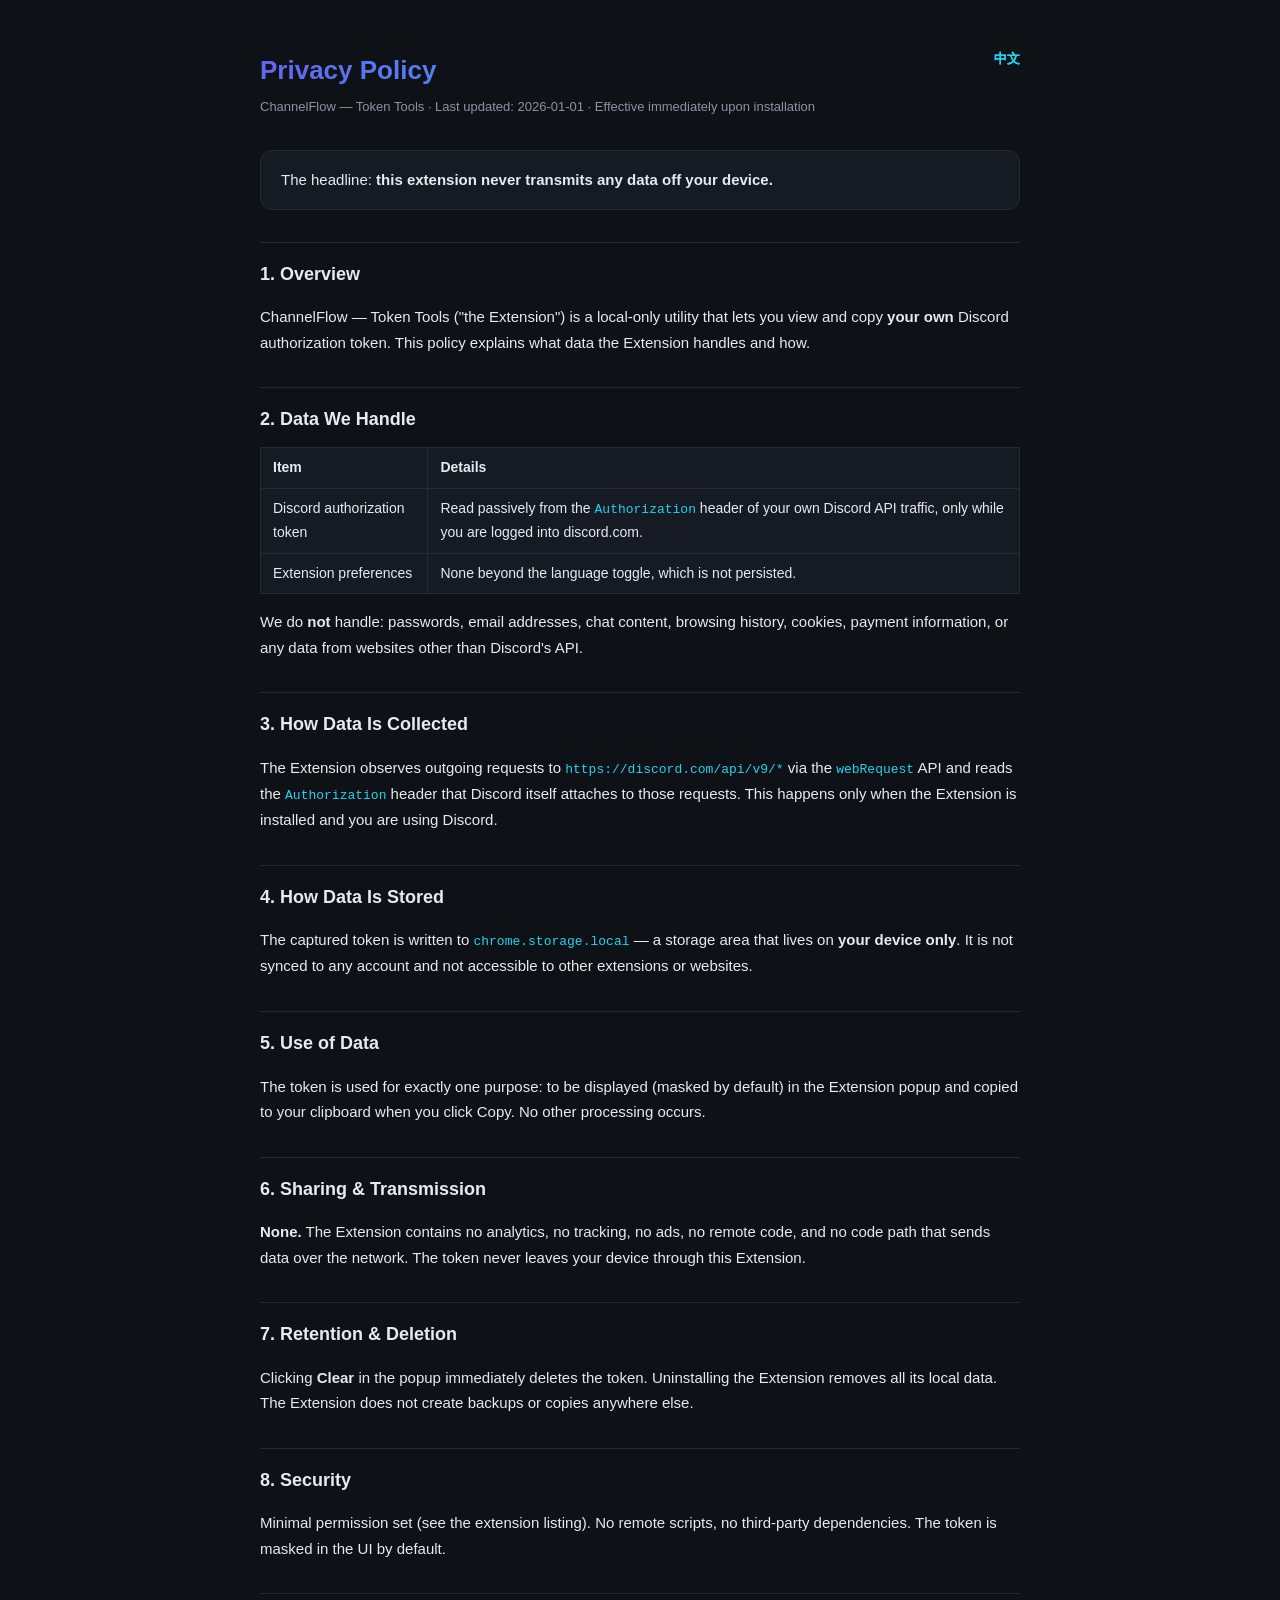
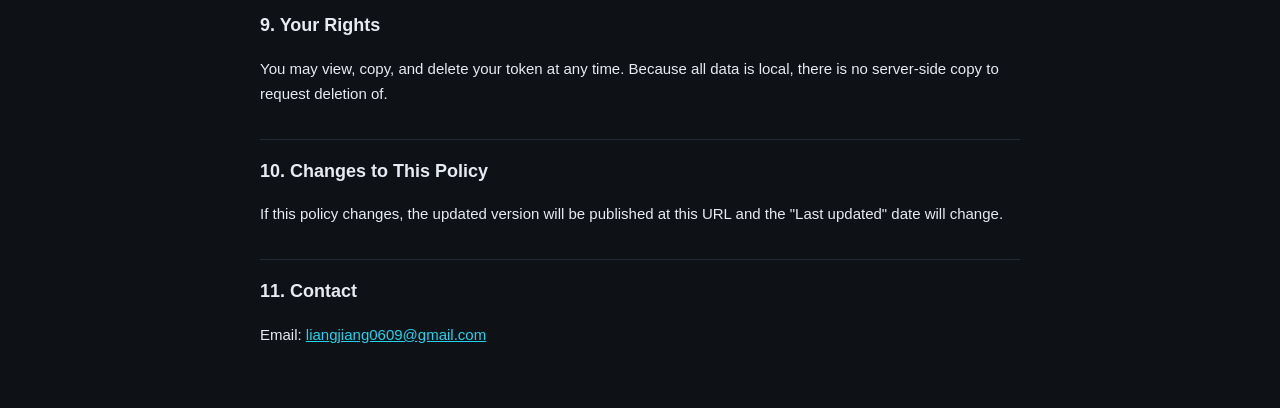
<file: docs/index.html>
<!DOCTYPE html>
<html lang="en">
<head>
  <meta charset="utf-8">
  <meta name="viewport" content="width=device-width, initial-scale=1">
  <title>Privacy Policy — ChannelFlow — Token Tools</title>
  <style>
    :root {
      --bg: #0e1116; --panel: #161a23; --border: #242a38;
      --text: #e7eaf2; --muted: #8b93a7;
      --accent-a: #6366f1; --accent-b: #22d3ee;
    }
    * { box-sizing: border-box; }
    body {
      margin: 0; background: var(--bg); color: var(--text);
      font: 15px/1.7 -apple-system, "Segoe UI", Roboto, "Helvetica Neue",
        Arial, "PingFang SC", "Microsoft YaHei", sans-serif;
      padding: 48px 20px;
    }
    .wrap { max-width: 760px; margin: 0 auto; }
    h1 {
      font-size: 26px; margin: 0 0 4px;
      background: linear-gradient(90deg, var(--accent-a), var(--accent-b));
      -webkit-background-clip: text; background-clip: text; color: transparent;
    }
    .sub { color: var(--muted); font-size: 13px; margin: 0 0 32px; }
    h2 { font-size: 18px; margin: 32px 0 10px; padding-top: 16px; border-top: 1px solid var(--border); }
    p { color: var(--text); }
    a { color: var(--accent-b); }
    code { font-family: ui-monospace, Menlo, Consolas, monospace; font-size: 13px; color: var(--accent-b); }
    table { width: 100%; border-collapse: collapse; margin: 12px 0; }
    th, td { border: 1px solid var(--border); padding: 8px 12px; text-align: left; font-size: 14px; }
    th { background: var(--panel); }
    td { background: var(--panel); }
    .card { background: var(--panel); border: 1px solid var(--border); border-radius: 12px; padding: 16px 20px; }
  </style>
</head>
<body>
  <div class="wrap">
    <h1>Privacy Policy <a href="index.zh-CN.html" style="float:right;font-size:13px;text-decoration:none;font-weight:600">中文</a></h1>
    <p class="sub">ChannelFlow — Token Tools · Last updated: 2026-01-01 · Effective immediately upon installation</p>

    <div class="card">
      The headline: <strong>this extension never transmits any data off your device.</strong>
    </div>

    <h2>1. Overview</h2>
    <p>ChannelFlow — Token Tools ("the Extension") is a local-only utility that lets you
    view and copy <strong>your own</strong> Discord authorization token. This policy explains
    what data the Extension handles and how.</p>

    <h2>2. Data We Handle</h2>
    <table>
      <tr><th>Item</th><th>Details</th></tr>
      <tr><td>Discord authorization token</td><td>Read passively from the <code>Authorization</code> header of your own Discord API traffic, only while you are logged into discord.com.</td></tr>
      <tr><td>Extension preferences</td><td>None beyond the language toggle, which is not persisted.</td></tr>
    </table>
    <p>We do <strong>not</strong> handle: passwords, email addresses, chat content, browsing history,
    cookies, payment information, or any data from websites other than Discord's API.</p>

    <h2>3. How Data Is Collected</h2>
    <p>The Extension observes outgoing requests to <code>https://discord.com/api/v9/*</code> via the
    <code>webRequest</code> API and reads the <code>Authorization</code> header that Discord itself
    attaches to those requests. This happens only when the Extension is installed and you are using Discord.</p>

    <h2>4. How Data Is Stored</h2>
    <p>The captured token is written to <code>chrome.storage.local</code> — a storage area that lives on
    <strong>your device only</strong>. It is not synced to any account and not accessible to other
    extensions or websites.</p>

    <h2>5. Use of Data</h2>
    <p>The token is used for exactly one purpose: to be displayed (masked by default) in the Extension
    popup and copied to your clipboard when you click Copy. No other processing occurs.</p>

    <h2>6. Sharing &amp; Transmission</h2>
    <p><strong>None.</strong> The Extension contains no analytics, no tracking, no ads, no remote code,
    and no code path that sends data over the network. The token never leaves your device through this
    Extension.</p>

    <h2>7. Retention &amp; Deletion</h2>
    <p>Clicking <strong>Clear</strong> in the popup immediately deletes the token. Uninstalling the
    Extension removes all its local data. The Extension does not create backups or copies anywhere else.</p>

    <h2>8. Security</h2>
    <p>Minimal permission set (see the extension listing). No remote scripts, no third-party dependencies.
    The token is masked in the UI by default.</p>

    <h2>9. Your Rights</h2>
    <p>You may view, copy, and delete your token at any time. Because all data is local, there is no
    server-side copy to request deletion of.</p>

    <h2>10. Changes to This Policy</h2>
    <p>If this policy changes, the updated version will be published at this URL and the "Last updated"
    date will change.</p>

    <h2>11. Contact</h2>
    <p>Email: <a href="mailto:liangjiang0609@gmail.com">liangjiang0609@gmail.com</a></p>
  </div>
</body>
</html>
</file>
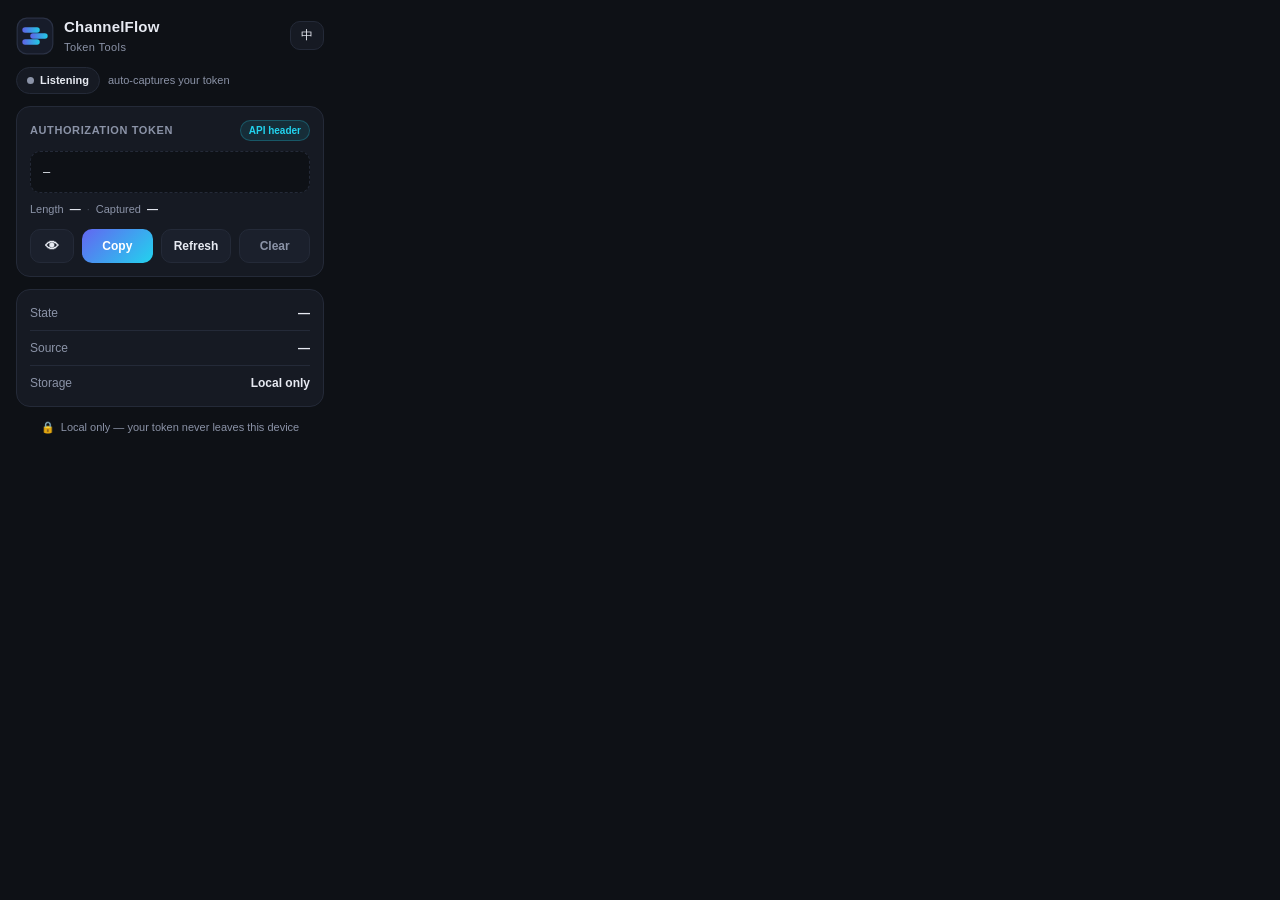
<file: popup.html>
<!DOCTYPE html>
<html lang="en">
<head>
  <meta charset="utf-8">
  <meta name="viewport" content="width=device-width, initial-scale=1">
  <title>ChannelFlow — Token Tools</title>
  <link rel="stylesheet" href="popup.css">
</head>
<body>
  <main class="app">

    <!-- Header -->
    <header class="header">
      <div class="brand">
        <svg class="logo" viewBox="0 0 48 48" aria-hidden="true">
          <defs>
            <linearGradient id="barGrad" x1="0" y1="0" x2="1" y2="0">
              <stop offset="0" stop-color="#6366f1"/>
              <stop offset="1" stop-color="#22d3ee"/>
            </linearGradient>
          </defs>
          <rect class="logo-bg" x="1.5" y="1.5" width="45" height="45" rx="12"/>
          <rect class="logo-bar" x="8"  y="13" width="22" height="7" rx="3.5" fill="url(#barGrad)"/>
          <rect class="logo-bar" x="18" y="20.5" width="22" height="7" rx="3.5" fill="url(#barGrad)"/>
          <rect class="logo-bar" x="8"  y="28" width="22" height="7" rx="3.5" fill="url(#barGrad)"/>
        </svg>
        <div class="brand-text">
          <h1>ChannelFlow</h1>
          <p data-i18n="subtitle">Token Tools</p>
        </div>
      </div>
      <button id="langBtn" class="lang-btn" title="Switch language">中</button>
    </header>

    <!-- Live status pill -->
    <section class="status-row">
      <div class="status-pill" id="statusPill">
        <span class="dot" id="statusDot"></span>
        <span id="statusText" data-i18n="statusListening">Listening</span>
      </div>
      <span class="status-hint" id="statusHint" data-i18n="statusHint">auto-captures your token</span>
    </section>

    <!-- Token card -->
    <section class="card token-card">
      <div class="card-head">
        <span class="label" data-i18n="tokenLabel">Authorization Token</span>
        <span class="badge" data-i18n="sourceBadge">API header</span>
      </div>

      <div class="token-box" id="tokenBox">
        <code class="token-value" id="tokenValue">—</code>
      </div>

      <div class="meta">
        <span data-i18n="length">Length</span>
        <b id="tokenLength">—</b>
        <span class="meta-sep">·</span>
        <span data-i18n="captured">Captured</span>
        <b id="capturedAt">—</b>
      </div>

      <div class="actions">
        <button id="revealBtn" class="btn icon-btn" title="Reveal">👁</button>
        <button id="copyBtn" class="btn primary" data-i18n="copy">Copy</button>
        <button id="refreshBtn" class="btn" data-i18n="refresh">Refresh</button>
        <button id="clearBtn" class="btn ghost" data-i18n="clear">Clear</button>
      </div>
    </section>

    <!-- Detail rows -->
    <section class="card info-card">
      <div class="info-row">
        <span data-i18n="rowState">State</span>
        <b id="rowState">—</b>
      </div>
      <div class="info-row">
        <span data-i18n="rowSource">Source</span>
        <b id="rowSource">—</b>
      </div>
      <div class="info-row">
        <span data-i18n="rowStorage">Storage</span>
        <b data-i18n="rowStorageValue">Local only</b>
      </div>
    </section>

    <!-- Footer -->
    <footer class="footer">
      <span>🔒</span>
      <span data-i18n="footer">Local only — your token never leaves this device</span>
    </footer>

    <!-- Toast -->
    <div id="toast" class="toast" role="status"></div>
  </main>

  <script src="popup.js"></script>
</body>
</html>
</file>
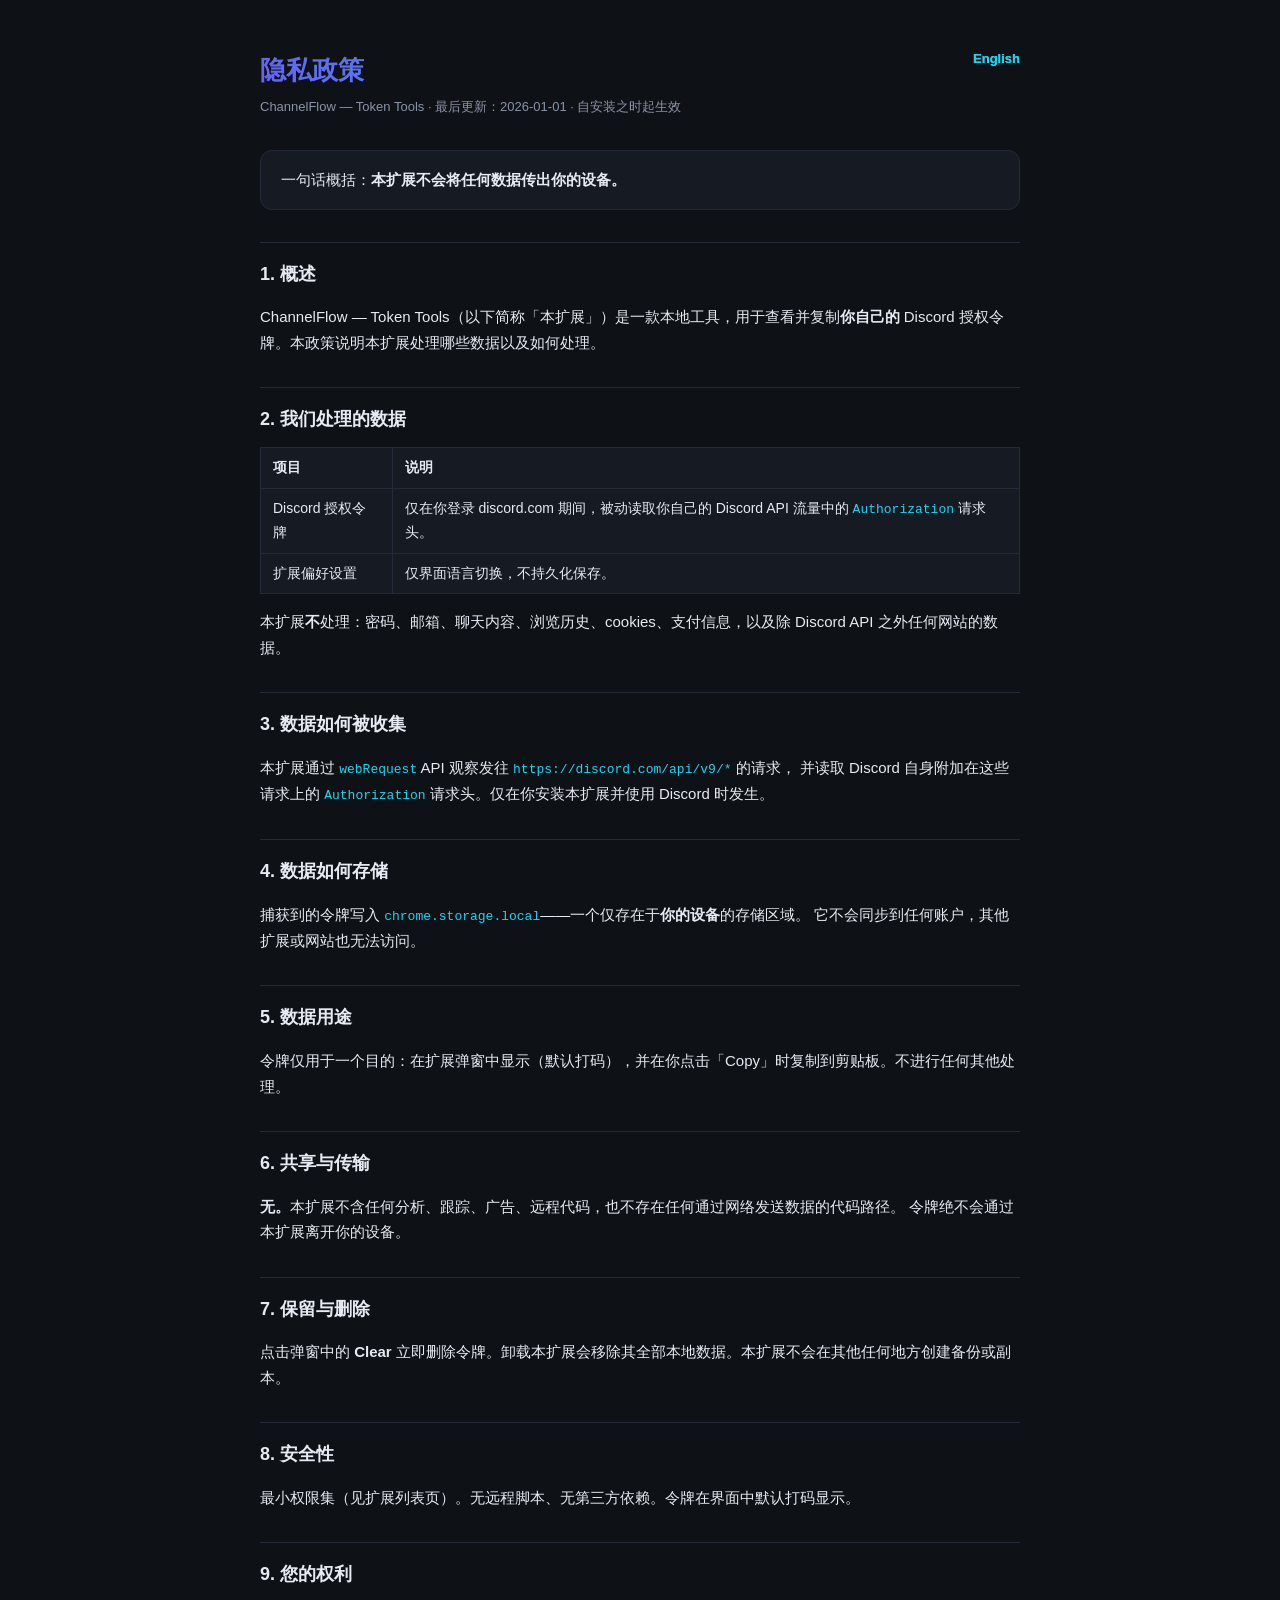
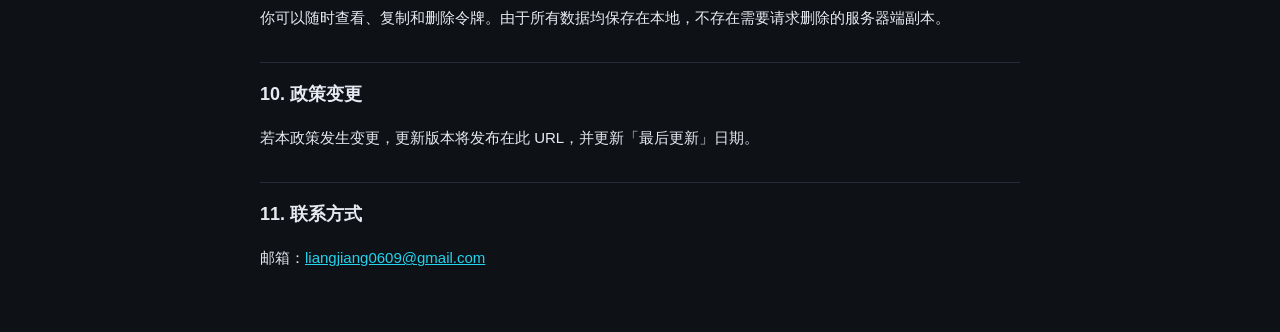
<file: docs/index.zh-CN.html>
<!DOCTYPE html>
<html lang="zh-CN">
<head>
  <meta charset="utf-8">
  <meta name="viewport" content="width=device-width, initial-scale=1">
  <title>隐私政策 — ChannelFlow — Token Tools</title>
  <style>
    :root {
      --bg: #0e1116; --panel: #161a23; --border: #242a38;
      --text: #e7eaf2; --muted: #8b93a7;
      --accent-a: #6366f1; --accent-b: #22d3ee;
    }
    * { box-sizing: border-box; }
    body {
      margin: 0; background: var(--bg); color: var(--text);
      font: 15px/1.7 -apple-system, "Segoe UI", Roboto, "Helvetica Neue",
        Arial, "PingFang SC", "Microsoft YaHei", sans-serif;
      padding: 48px 20px;
    }
    .wrap { max-width: 760px; margin: 0 auto; }
    h1 {
      font-size: 26px; margin: 0 0 4px;
      background: linear-gradient(90deg, var(--accent-a), var(--accent-b));
      -webkit-background-clip: text; background-clip: text; color: transparent;
    }
    .sub { color: var(--muted); font-size: 13px; margin: 0 0 32px; }
    h2 { font-size: 18px; margin: 32px 0 10px; padding-top: 16px; border-top: 1px solid var(--border); }
    p { color: var(--text); }
    a { color: var(--accent-b); }
    code { font-family: ui-monospace, Menlo, Consolas, monospace; font-size: 13px; color: var(--accent-b); }
    table { width: 100%; border-collapse: collapse; margin: 12px 0; }
    th, td { border: 1px solid var(--border); padding: 8px 12px; text-align: left; font-size: 14px; }
    th { background: var(--panel); }
    td { background: var(--panel); }
    .card { background: var(--panel); border: 1px solid var(--border); border-radius: 12px; padding: 16px 20px; }
  </style>
</head>
<body>
  <div class="wrap">
    <h1>隐私政策 <a href="index.html" style="float:right;font-size:13px;text-decoration:none;font-weight:600">English</a></h1>
    <p class="sub">ChannelFlow — Token Tools · 最后更新：2026-01-01 · 自安装之时起生效</p>

    <div class="card">
      一句话概括：<strong>本扩展不会将任何数据传出你的设备。</strong>
    </div>

    <h2>1. 概述</h2>
    <p>ChannelFlow — Token Tools（以下简称「本扩展」）是一款本地工具，用于查看并复制<strong>你自己的</strong>
    Discord 授权令牌。本政策说明本扩展处理哪些数据以及如何处理。</p>

    <h2>2. 我们处理的数据</h2>
    <table>
      <tr><th>项目</th><th>说明</th></tr>
      <tr><td>Discord 授权令牌</td><td>仅在你登录 discord.com 期间，被动读取你自己的 Discord API 流量中的 <code>Authorization</code> 请求头。</td></tr>
      <tr><td>扩展偏好设置</td><td>仅界面语言切换，不持久化保存。</td></tr>
    </table>
    <p>本扩展<strong>不</strong>处理：密码、邮箱、聊天内容、浏览历史、cookies、支付信息，以及除 Discord API 之外任何网站的数据。</p>

    <h2>3. 数据如何被收集</h2>
    <p>本扩展通过 <code>webRequest</code> API 观察发往 <code>https://discord.com/api/v9/*</code> 的请求，
    并读取 Discord 自身附加在这些请求上的 <code>Authorization</code> 请求头。仅在你安装本扩展并使用 Discord 时发生。</p>

    <h2>4. 数据如何存储</h2>
    <p>捕获到的令牌写入 <code>chrome.storage.local</code>——一个仅存在于<strong>你的设备</strong>的存储区域。
    它不会同步到任何账户，其他扩展或网站也无法访问。</p>

    <h2>5. 数据用途</h2>
    <p>令牌仅用于一个目的：在扩展弹窗中显示（默认打码），并在你点击「Copy」时复制到剪贴板。不进行任何其他处理。</p>

    <h2>6. 共享与传输</h2>
    <p><strong>无。</strong>本扩展不含任何分析、跟踪、广告、远程代码，也不存在任何通过网络发送数据的代码路径。
    令牌绝不会通过本扩展离开你的设备。</p>

    <h2>7. 保留与删除</h2>
    <p>点击弹窗中的 <strong>Clear</strong> 立即删除令牌。卸载本扩展会移除其全部本地数据。本扩展不会在其他任何地方创建备份或副本。</p>

    <h2>8. 安全性</h2>
    <p>最小权限集（见扩展列表页）。无远程脚本、无第三方依赖。令牌在界面中默认打码显示。</p>

    <h2>9. 您的权利</h2>
    <p>你可以随时查看、复制和删除令牌。由于所有数据均保存在本地，不存在需要请求删除的服务器端副本。</p>

    <h2>10. 政策变更</h2>
    <p>若本政策发生变更，更新版本将发布在此 URL，并更新「最后更新」日期。</p>

    <h2>11. 联系方式</h2>
    <p>邮箱：<a href="mailto:liangjiang0609@gmail.com">liangjiang0609@gmail.com</a></p>
  </div>
</body>
</html>
</file>
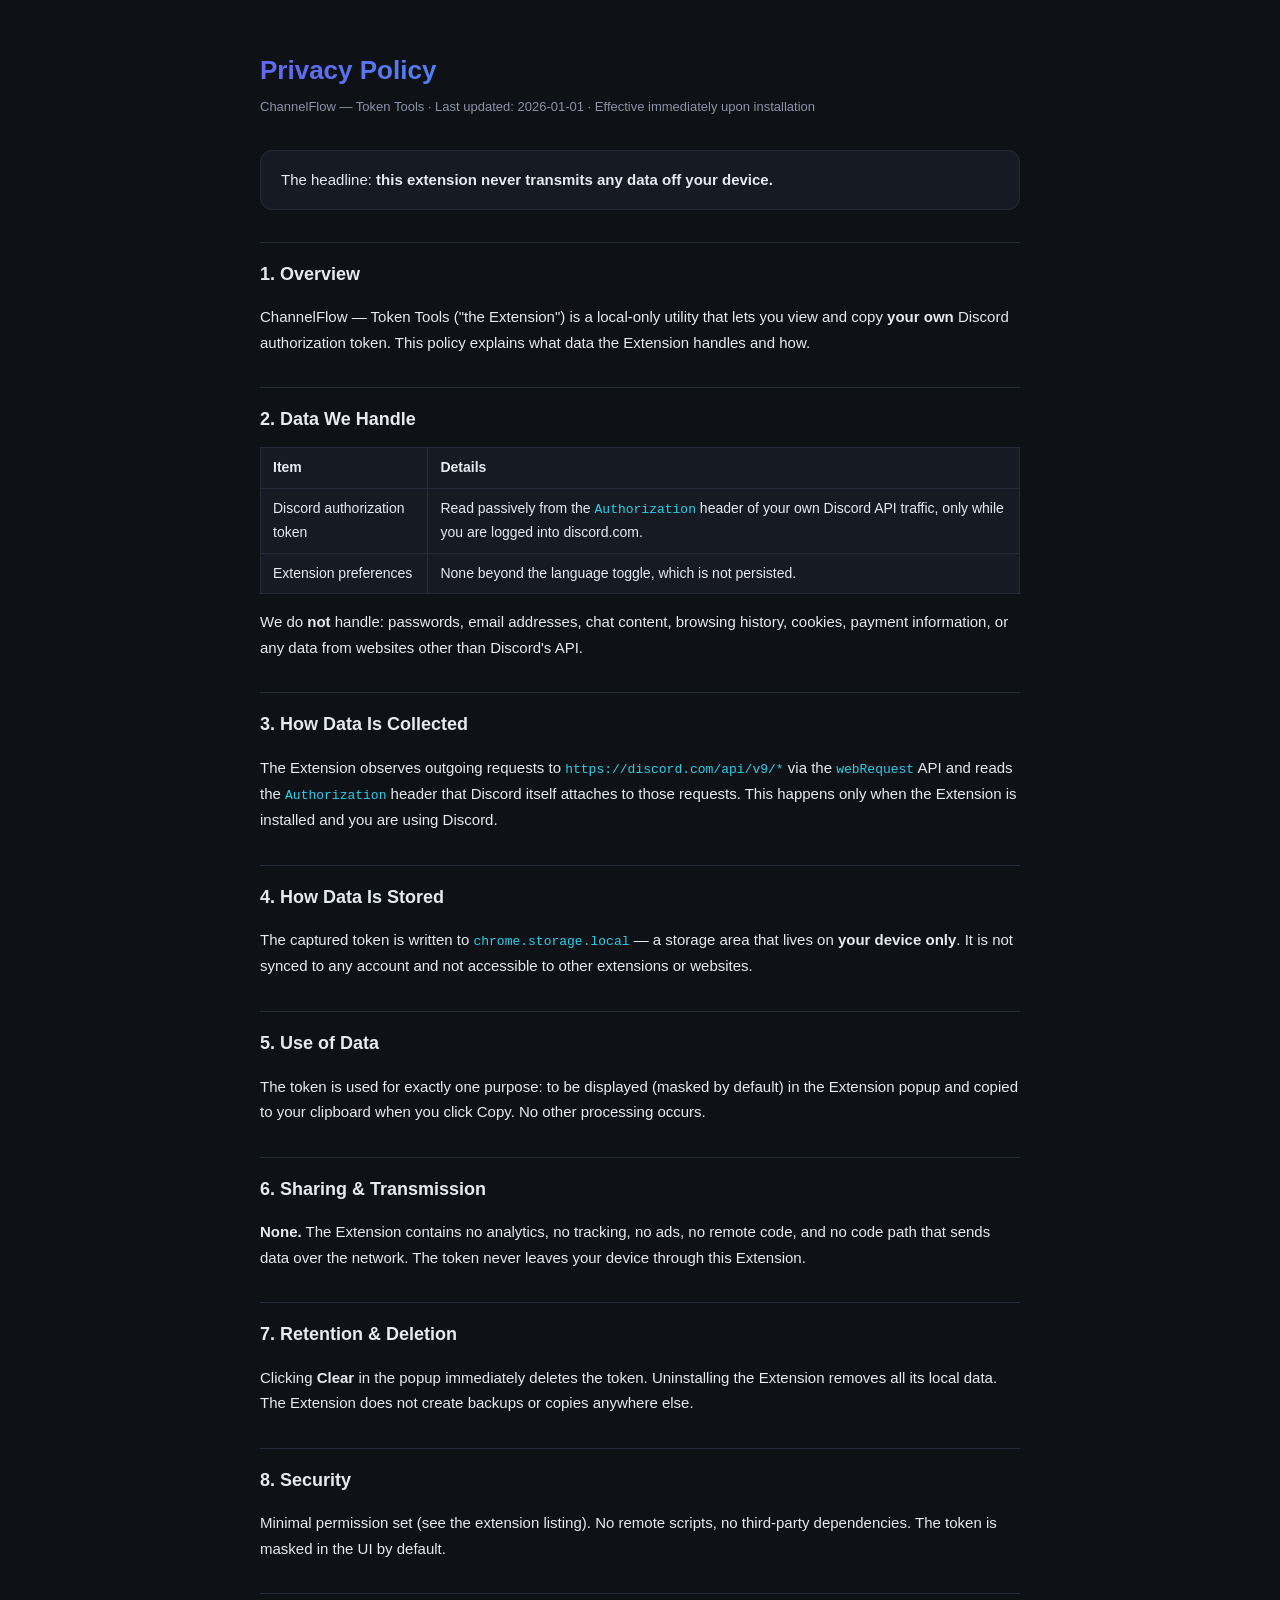
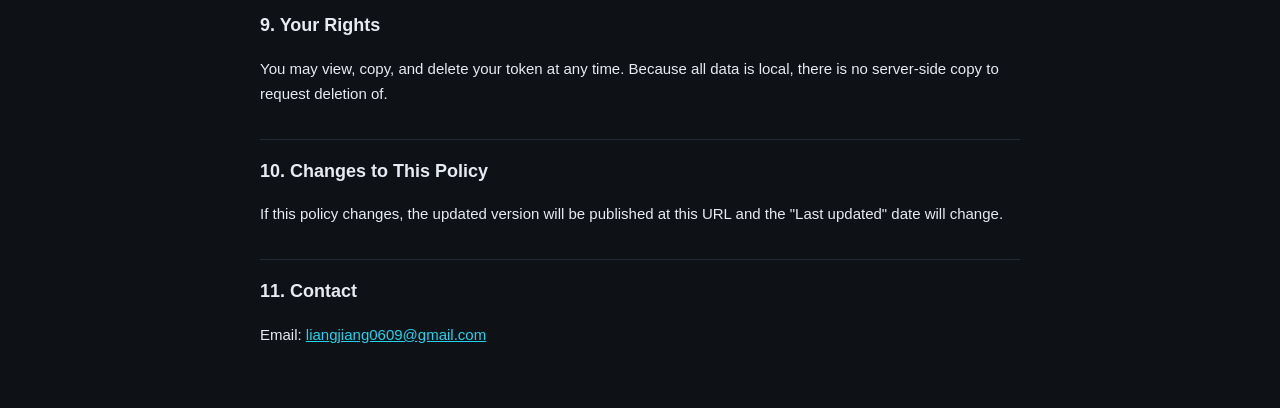
<file: store/privacy-policy.html>
<!DOCTYPE html>
<html lang="en">
<head>
  <meta charset="utf-8">
  <meta name="viewport" content="width=device-width, initial-scale=1">
  <title>Privacy Policy — ChannelFlow — Token Tools</title>
  <style>
    :root {
      --bg: #0e1116; --panel: #161a23; --border: #242a38;
      --text: #e7eaf2; --muted: #8b93a7;
      --accent-a: #6366f1; --accent-b: #22d3ee;
    }
    * { box-sizing: border-box; }
    body {
      margin: 0; background: var(--bg); color: var(--text);
      font: 15px/1.7 -apple-system, "Segoe UI", Roboto, "Helvetica Neue",
        Arial, "PingFang SC", "Microsoft YaHei", sans-serif;
      padding: 48px 20px;
    }
    .wrap { max-width: 760px; margin: 0 auto; }
    h1 {
      font-size: 26px; margin: 0 0 4px;
      background: linear-gradient(90deg, var(--accent-a), var(--accent-b));
      -webkit-background-clip: text; background-clip: text; color: transparent;
    }
    .sub { color: var(--muted); font-size: 13px; margin: 0 0 32px; }
    h2 { font-size: 18px; margin: 32px 0 10px; padding-top: 16px; border-top: 1px solid var(--border); }
    p { color: var(--text); }
    a { color: var(--accent-b); }
    code { font-family: ui-monospace, Menlo, Consolas, monospace; font-size: 13px; color: var(--accent-b); }
    table { width: 100%; border-collapse: collapse; margin: 12px 0; }
    th, td { border: 1px solid var(--border); padding: 8px 12px; text-align: left; font-size: 14px; }
    th { background: var(--panel); }
    td { background: var(--panel); }
    .card { background: var(--panel); border: 1px solid var(--border); border-radius: 12px; padding: 16px 20px; }
  </style>
</head>
<body>
  <div class="wrap">
    <h1>Privacy Policy</h1>
    <p class="sub">ChannelFlow — Token Tools · Last updated: 2026-01-01 · Effective immediately upon installation</p>

    <div class="card">
      The headline: <strong>this extension never transmits any data off your device.</strong>
    </div>

    <h2>1. Overview</h2>
    <p>ChannelFlow — Token Tools ("the Extension") is a local-only utility that lets you
    view and copy <strong>your own</strong> Discord authorization token. This policy explains
    what data the Extension handles and how.</p>

    <h2>2. Data We Handle</h2>
    <table>
      <tr><th>Item</th><th>Details</th></tr>
      <tr><td>Discord authorization token</td><td>Read passively from the <code>Authorization</code> header of your own Discord API traffic, only while you are logged into discord.com.</td></tr>
      <tr><td>Extension preferences</td><td>None beyond the language toggle, which is not persisted.</td></tr>
    </table>
    <p>We do <strong>not</strong> handle: passwords, email addresses, chat content, browsing history,
    cookies, payment information, or any data from websites other than Discord's API.</p>

    <h2>3. How Data Is Collected</h2>
    <p>The Extension observes outgoing requests to <code>https://discord.com/api/v9/*</code> via the
    <code>webRequest</code> API and reads the <code>Authorization</code> header that Discord itself
    attaches to those requests. This happens only when the Extension is installed and you are using Discord.</p>

    <h2>4. How Data Is Stored</h2>
    <p>The captured token is written to <code>chrome.storage.local</code> — a storage area that lives on
    <strong>your device only</strong>. It is not synced to any account and not accessible to other
    extensions or websites.</p>

    <h2>5. Use of Data</h2>
    <p>The token is used for exactly one purpose: to be displayed (masked by default) in the Extension
    popup and copied to your clipboard when you click Copy. No other processing occurs.</p>

    <h2>6. Sharing &amp; Transmission</h2>
    <p><strong>None.</strong> The Extension contains no analytics, no tracking, no ads, no remote code,
    and no code path that sends data over the network. The token never leaves your device through this
    Extension.</p>

    <h2>7. Retention &amp; Deletion</h2>
    <p>Clicking <strong>Clear</strong> in the popup immediately deletes the token. Uninstalling the
    Extension removes all its local data. The Extension does not create backups or copies anywhere else.</p>

    <h2>8. Security</h2>
    <p>Minimal permission set (see the extension listing). No remote scripts, no third-party dependencies.
    The token is masked in the UI by default.</p>

    <h2>9. Your Rights</h2>
    <p>You may view, copy, and delete your token at any time. Because all data is local, there is no
    server-side copy to request deletion of.</p>

    <h2>10. Changes to This Policy</h2>
    <p>If this policy changes, the updated version will be published at this URL and the "Last updated"
    date will change.</p>

    <h2>11. Contact</h2>
    <p>Email: <a href="mailto:liangjiang0609@gmail.com">liangjiang0609@gmail.com</a></p>
  </div>
</body>
</html>
</file>
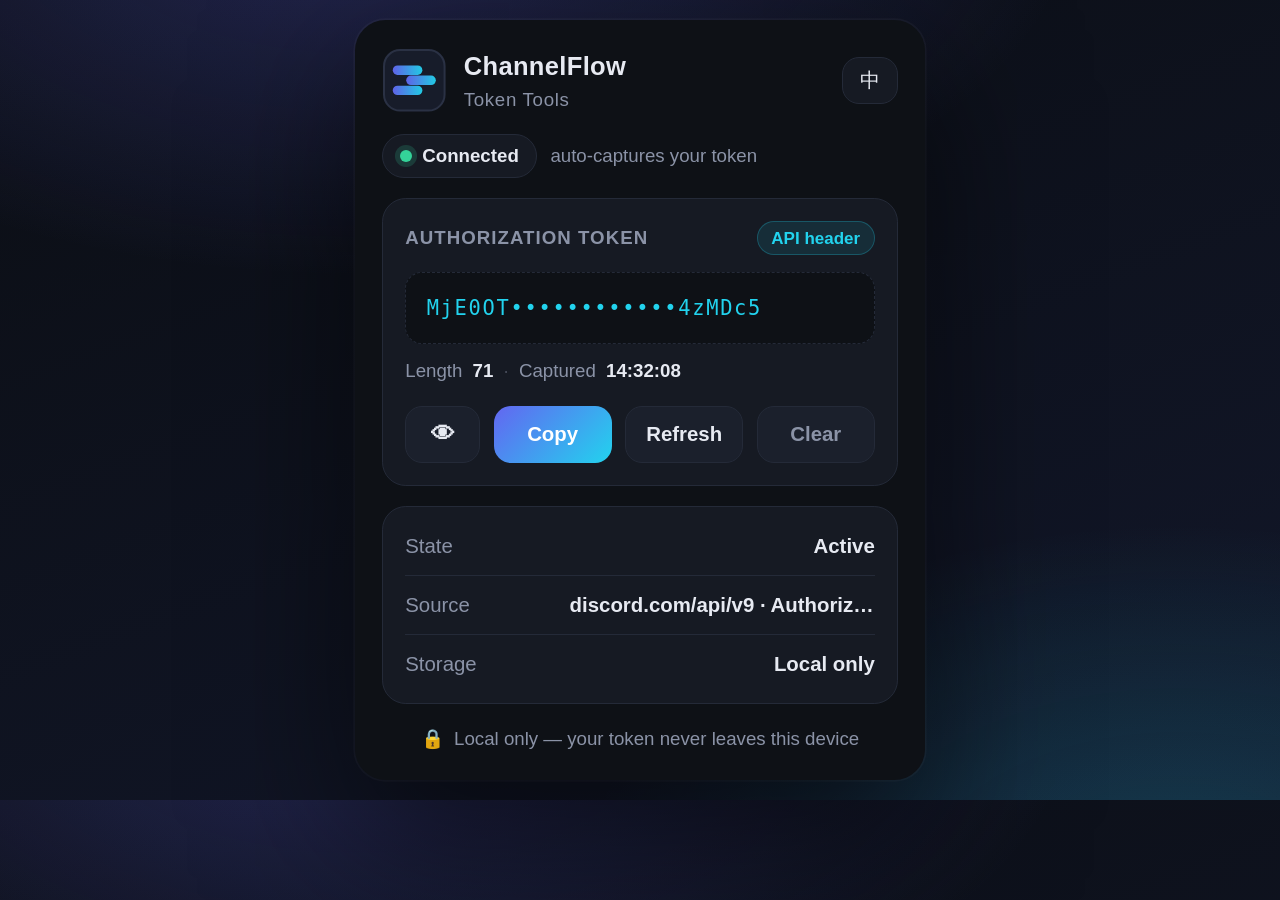
<file: store/screenshot-connected.html>
<!DOCTYPE html>
<html lang="en">
<head>
  <meta charset="utf-8">
  <title>ChannelFlow — Token Tools · Screenshot (connected)</title>
  <link rel="stylesheet" href="../popup.css">
  <style>
    html, body { margin: 0; padding: 0; }
    body {
      width: 1280px;
      height: 800px;
      background:
        radial-gradient(1200px 620px at 28% -12%, rgba(99, 102, 241, 0.28), transparent 60%),
        radial-gradient(1000px 620px at 92% 112%, rgba(34, 211, 238, 0.20), transparent 60%),
        linear-gradient(160deg, #0b0e14, #12172a);
      display: flex;
      align-items: center;
      justify-content: center;
    }
    .stage {
      zoom: 1.7;
      background: var(--bg);
      border-radius: 18px;
      box-shadow: 0 32px 90px rgba(0, 0, 0, 0.6), 0 0 0 1px rgba(255, 255, 255, 0.04);
      overflow: hidden;
    }
  </style>
</head>
<body>
  <div class="stage">
    <main class="app">
      <header class="header">
        <div class="brand">
          <svg class="logo" viewBox="0 0 48 48" aria-hidden="true">
            <defs>
              <linearGradient id="barGrad" x1="0" y1="0" x2="1" y2="0">
                <stop offset="0" stop-color="#6366f1"/>
                <stop offset="1" stop-color="#22d3ee"/>
              </linearGradient>
            </defs>
            <rect class="logo-bg" x="1.5" y="1.5" width="45" height="45" rx="12"/>
            <rect class="logo-bar" x="8" y="13" width="22" height="7" rx="3.5" fill="url(#barGrad)"/>
            <rect class="logo-bar" x="18" y="20.5" width="22" height="7" rx="3.5" fill="url(#barGrad)"/>
            <rect class="logo-bar" x="8" y="28" width="22" height="7" rx="3.5" fill="url(#barGrad)"/>
          </svg>
          <div class="brand-text">
            <h1>ChannelFlow</h1>
            <p>Token Tools</p>
          </div>
        </div>
        <button class="lang-btn">中</button>
      </header>

      <section class="status-row">
        <div class="status-pill live">
          <span class="dot"></span>
          <span>Connected</span>
        </div>
        <span class="status-hint">auto-captures your token</span>
      </section>

      <section class="card token-card">
        <div class="card-head">
          <span class="label">Authorization Token</span>
          <span class="badge">API header</span>
        </div>
        <div class="token-box">
          <code class="token-value masked">MjE0OT••••••••••••4zMDc5</code>
        </div>
        <div class="meta">
          <span>Length</span><b>71</b>
          <span class="meta-sep">·</span>
          <span>Captured</span><b>14:32:08</b>
        </div>
        <div class="actions">
          <button class="btn icon-btn">👁</button>
          <button class="btn primary">Copy</button>
          <button class="btn">Refresh</button>
          <button class="btn ghost">Clear</button>
        </div>
      </section>

      <section class="card info-card">
        <div class="info-row"><span>State</span><b>Active</b></div>
        <div class="info-row"><span>Source</span><b>discord.com/api/v9 · Authorization header</b></div>
        <div class="info-row"><span>Storage</span><b>Local only</b></div>
      </section>

      <footer class="footer">
        <span>🔒</span>
        <span>Local only — your token never leaves this device</span>
      </footer>
    </main>
  </div>
</body>
</html>
</file>
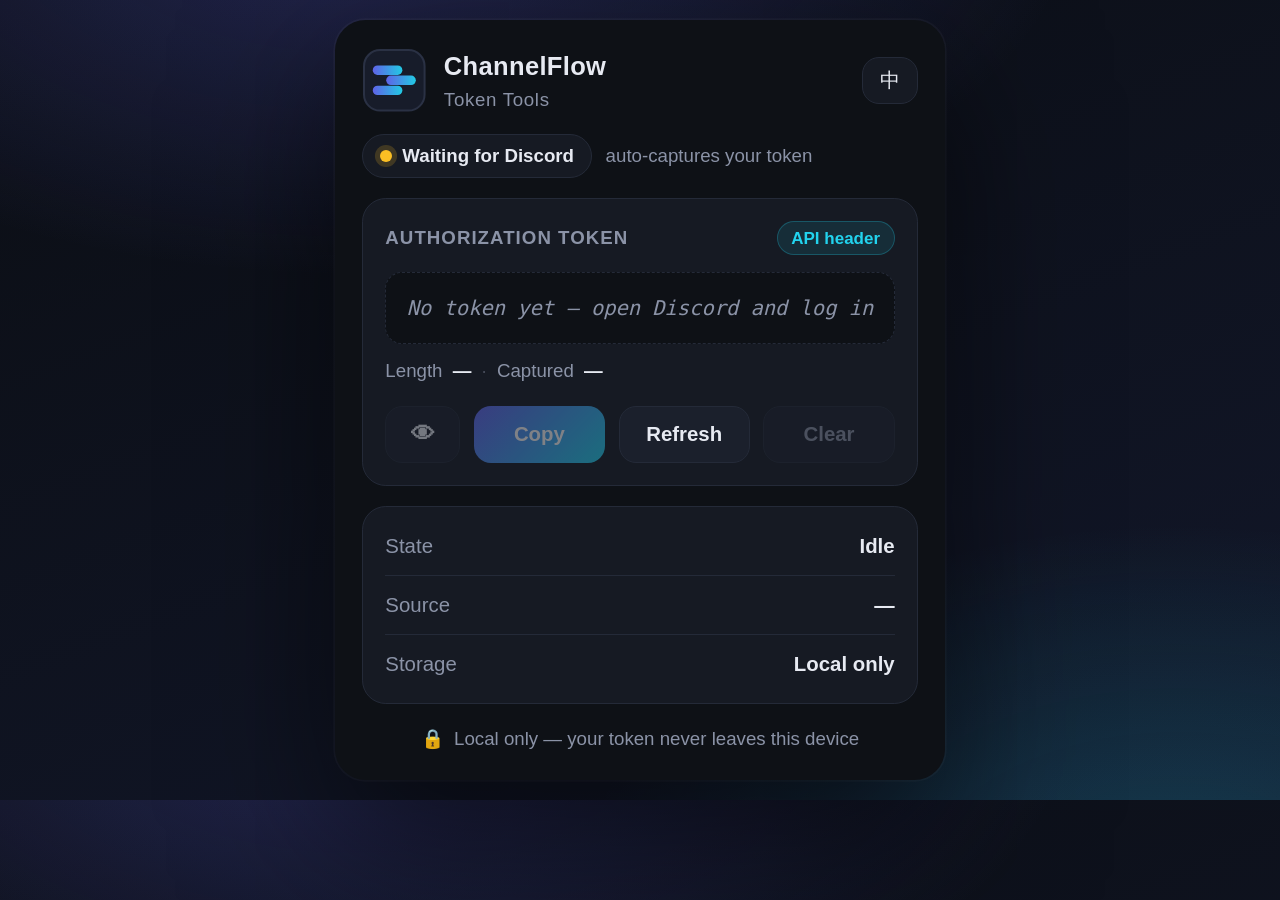
<file: store/screenshot-idle.html>
<!DOCTYPE html>
<html lang="en">
<head>
  <meta charset="utf-8">
  <title>ChannelFlow — Token Tools · Screenshot (idle)</title>
  <link rel="stylesheet" href="../popup.css">
  <style>
    html, body { margin: 0; padding: 0; }
    body {
      width: 1280px;
      height: 800px;
      background:
        radial-gradient(1200px 620px at 28% -12%, rgba(99, 102, 241, 0.28), transparent 60%),
        radial-gradient(1000px 620px at 92% 112%, rgba(34, 211, 238, 0.20), transparent 60%),
        linear-gradient(160deg, #0b0e14, #12172a);
      display: flex;
      align-items: center;
      justify-content: center;
    }
    .stage {
      zoom: 1.7;
      background: var(--bg);
      border-radius: 18px;
      box-shadow: 0 32px 90px rgba(0, 0, 0, 0.6), 0 0 0 1px rgba(255, 255, 255, 0.04);
      overflow: hidden;
    }
  </style>
</head>
<body>
  <div class="stage">
    <main class="app">
      <header class="header">
        <div class="brand">
          <svg class="logo" viewBox="0 0 48 48" aria-hidden="true">
            <defs>
              <linearGradient id="barGrad" x1="0" y1="0" x2="1" y2="0">
                <stop offset="0" stop-color="#6366f1"/>
                <stop offset="1" stop-color="#22d3ee"/>
              </linearGradient>
            </defs>
            <rect class="logo-bg" x="1.5" y="1.5" width="45" height="45" rx="12"/>
            <rect class="logo-bar" x="8" y="13" width="22" height="7" rx="3.5" fill="url(#barGrad)"/>
            <rect class="logo-bar" x="18" y="20.5" width="22" height="7" rx="3.5" fill="url(#barGrad)"/>
            <rect class="logo-bar" x="8" y="28" width="22" height="7" rx="3.5" fill="url(#barGrad)"/>
          </svg>
          <div class="brand-text">
            <h1>ChannelFlow</h1>
            <p>Token Tools</p>
          </div>
        </div>
        <button class="lang-btn">中</button>
      </header>

      <section class="status-row">
        <div class="status-pill waiting">
          <span class="dot"></span>
          <span>Waiting for Discord</span>
        </div>
        <span class="status-hint">auto-captures your token</span>
      </section>

      <section class="card token-card">
        <div class="card-head">
          <span class="label">Authorization Token</span>
          <span class="badge">API header</span>
        </div>
        <div class="token-box">
          <code class="token-value placeholder">No token yet — open Discord and log in</code>
        </div>
        <div class="meta">
          <span>Length</span><b>—</b>
          <span class="meta-sep">·</span>
          <span>Captured</span><b>—</b>
        </div>
        <div class="actions">
          <button class="btn icon-btn" disabled>👁</button>
          <button class="btn primary" disabled>Copy</button>
          <button class="btn">Refresh</button>
          <button class="btn ghost" disabled>Clear</button>
        </div>
      </section>

      <section class="card info-card">
        <div class="info-row"><span>State</span><b>Idle</b></div>
        <div class="info-row"><span>Source</span><b>—</b></div>
        <div class="info-row"><span>Storage</span><b>Local only</b></div>
      </section>

      <footer class="footer">
        <span>🔒</span>
        <span>Local only — your token never leaves this device</span>
      </footer>
    </main>
  </div>
</body>
</html>
</file>
<file: popup.css>
:root {
  --bg: #0e1116;
  --panel: #161a23;
  --panel-2: #1b202c;
  --border: #242a38;
  --text: #e7eaf2;
  --muted: #8b93a7;
  --accent-a: #6366f1;
  --accent-b: #22d3ee;
  --success: #34d399;
  --danger: #f87171;
  --radius: 14px;
  --mono: ui-monospace, "SF Mono", "Cascadia Code", Menlo, Consolas, monospace;
}

* { box-sizing: border-box; margin: 0; padding: 0; }

body {
  width: 340px;
  background: var(--bg);
  color: var(--text);
  font: 13px/1.5 -apple-system, "Segoe UI", Roboto, "Helvetica Neue", Arial,
    "PingFang SC", "Microsoft YaHei", sans-serif;
}

.app {
  display: flex;
  flex-direction: column;
  gap: 12px;
  padding: 16px;
}

/* ---------- Header ---------- */
.header {
  display: flex;
  align-items: center;
  justify-content: space-between;
}

.brand {
  display: flex;
  align-items: center;
  gap: 10px;
}

.logo { width: 38px; height: 38px; flex: none; }

.logo-bg { fill: #171c2a; stroke: #2a3144; stroke-width: 1.5; }

.logo-bar { opacity: 0.95; }

.brand-text h1 {
  font-size: 15px;
  font-weight: 700;
  letter-spacing: 0.2px;
}

.brand-text p {
  font-size: 11px;
  color: var(--muted);
  letter-spacing: 0.4px;
}

.lang-btn {
  background: var(--panel);
  border: 1px solid var(--border);
  color: var(--text);
  border-radius: 10px;
  padding: 5px 10px;
  font-size: 12px;
  cursor: pointer;
  transition: border-color 0.15s, transform 0.1s;
}

.lang-btn:hover { border-color: var(--accent-a); }
.lang-btn:active { transform: scale(0.96); }

/* ---------- Status ---------- */
.status-row {
  display: flex;
  align-items: center;
  gap: 8px;
}

.status-pill {
  display: inline-flex;
  align-items: center;
  gap: 6px;
  background: var(--panel);
  border: 1px solid var(--border);
  border-radius: 999px;
  padding: 4px 10px;
  font-size: 11px;
  font-weight: 600;
}

.dot {
  width: 7px;
  height: 7px;
  border-radius: 50%;
  background: var(--muted);
  transition: background 0.3s;
}

.status-pill.live .dot {
  background: var(--success);
  box-shadow: 0 0 0 3px rgba(52, 211, 153, 0.18);
  animation: pulse 2s infinite;
}

.status-pill.waiting .dot {
  background: #fbbf24;
  box-shadow: 0 0 0 3px rgba(251, 191, 36, 0.18);
}

@keyframes pulse {
  0%, 100% { box-shadow: 0 0 0 3px rgba(52, 211, 153, 0.18); }
  50% { box-shadow: 0 0 0 6px rgba(52, 211, 153, 0.06); }
}

.status-hint {
  font-size: 11px;
  color: var(--muted);
}

/* ---------- Cards ---------- */
.card {
  background: var(--panel);
  border: 1px solid var(--border);
  border-radius: var(--radius);
  padding: 13px;
}

.card-head {
  display: flex;
  align-items: center;
  justify-content: space-between;
  margin-bottom: 10px;
}

.label {
  font-size: 11px;
  font-weight: 600;
  text-transform: uppercase;
  letter-spacing: 0.6px;
  color: var(--muted);
}

.badge {
  font-size: 10px;
  font-weight: 600;
  color: var(--accent-b);
  background: rgba(34, 211, 238, 0.1);
  border: 1px solid rgba(34, 211, 238, 0.25);
  border-radius: 999px;
  padding: 2px 8px;
}

/* ---------- Token ---------- */
.token-box {
  background: var(--bg);
  border: 1px dashed var(--border);
  border-radius: 10px;
  padding: 10px 12px;
  min-height: 42px;
  display: flex;
  align-items: center;
  overflow: hidden;
}

.token-value {
  font-family: var(--mono);
  font-size: 12px;
  color: var(--text);
  word-break: break-all;
  user-select: all;
}

.token-value.masked {
  letter-spacing: 1px;
  color: var(--accent-b);
}

.token-value.placeholder {
  color: var(--muted);
  font-style: italic;
}

.meta {
  display: flex;
  align-items: center;
  gap: 6px;
  margin-top: 8px;
  font-size: 11px;
  color: var(--muted);
}

.meta b { color: var(--text); font-weight: 600; }

.meta-sep { opacity: 0.4; }

/* ---------- Actions ---------- */
.actions {
  display: grid;
  grid-template-columns: 44px 1fr 1fr 1fr;
  gap: 8px;
  margin-top: 12px;
}

.btn {
  background: var(--panel-2);
  border: 1px solid var(--border);
  color: var(--text);
  border-radius: 10px;
  padding: 8px 0;
  font-size: 12px;
  font-weight: 600;
  cursor: pointer;
  transition: border-color 0.15s, background 0.15s, transform 0.1s;
}

.btn:hover { border-color: #3a4257; background: #202637; }
.btn:active { transform: scale(0.97); }
.btn:disabled { opacity: 0.45; cursor: not-allowed; }

.btn.primary {
  background: linear-gradient(135deg, var(--accent-a), var(--accent-b));
  border: none;
  color: #fff;
}

.btn.primary:hover { filter: brightness(1.1); }

.btn.ghost { color: var(--muted); }
.btn.ghost:hover { color: var(--danger); border-color: rgba(248, 113, 113, 0.4); }

.icon-btn { font-size: 14px; }

/* ---------- Info ---------- */
.info-card { padding: 6px 13px; }

.info-row {
  display: flex;
  align-items: center;
  justify-content: space-between;
  padding: 8px 0;
  border-bottom: 1px solid var(--border);
  font-size: 12px;
}

.info-row:last-child { border-bottom: none; }

.info-row span { color: var(--muted); }

.info-row b {
  font-weight: 600;
  color: var(--text);
  text-align: right;
  max-width: 65%;
  overflow: hidden;
  text-overflow: ellipsis;
  white-space: nowrap;
}

/* ---------- Footer ---------- */
.footer {
  display: flex;
  align-items: center;
  justify-content: center;
  gap: 6px;
  font-size: 11px;
  color: var(--muted);
  text-align: center;
}

/* ---------- Toast ---------- */
.toast {
  position: fixed;
  left: 50%;
  bottom: 18px;
  transform: translateX(-50%) translateY(12px);
  background: #232a3b;
  border: 1px solid var(--border);
  color: var(--text);
  border-radius: 999px;
  padding: 8px 16px;
  font-size: 12px;
  font-weight: 500;
  opacity: 0;
  pointer-events: none;
  transition: opacity 0.2s, transform 0.2s;
  white-space: nowrap;
  max-width: 92%;
  overflow: hidden;
  text-overflow: ellipsis;
}

.toast.show { opacity: 1; transform: translateX(-50%) translateY(0); }

.toast.success { border-color: rgba(52, 211, 153, 0.5); }
.toast.error { border-color: rgba(248, 113, 113, 0.5); }
</file>
